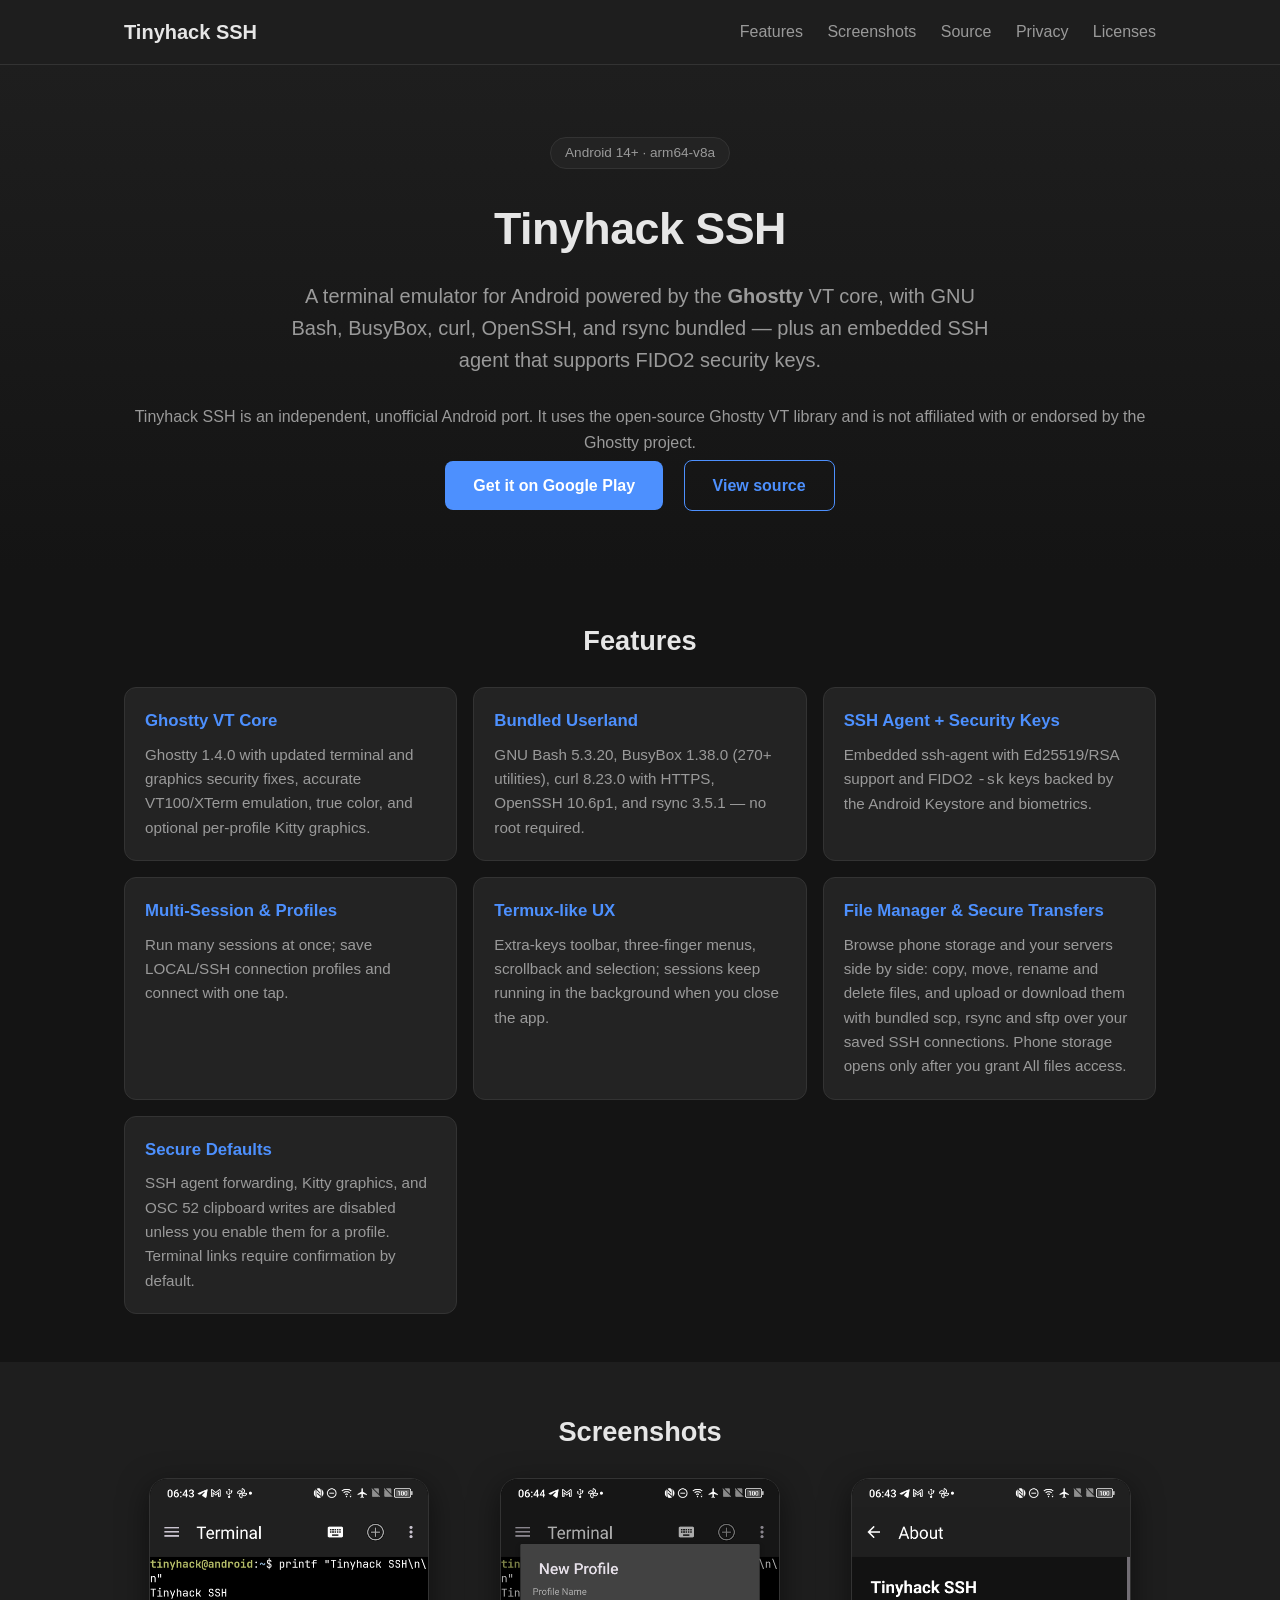
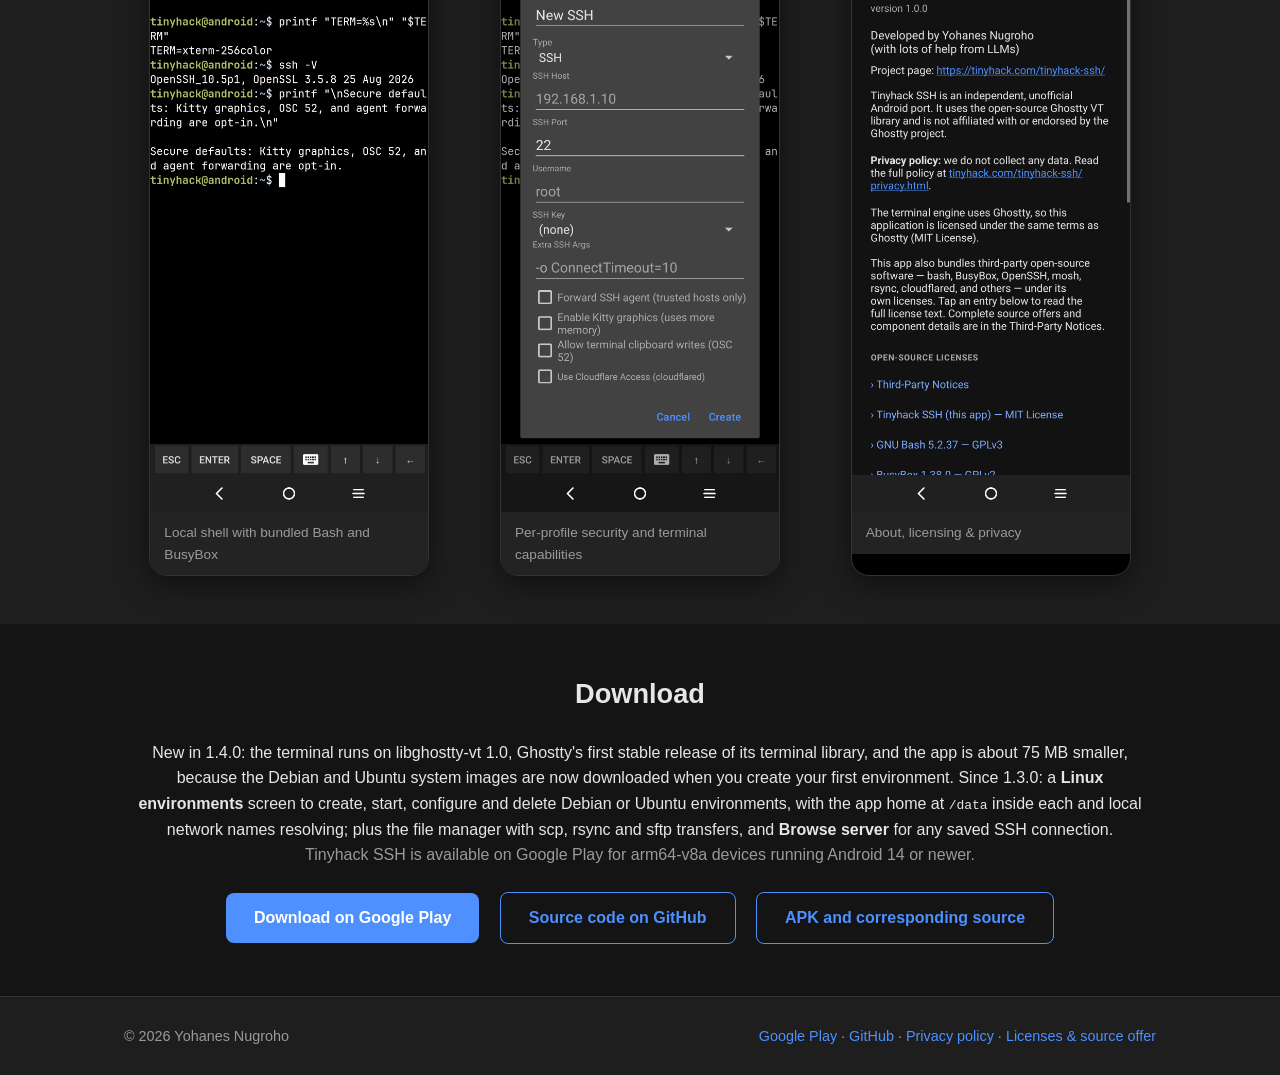
<file: website/index.html>
<!DOCTYPE html>
<html lang="en">
<head>
<meta charset="utf-8">
<meta name="viewport" content="width=device-width, initial-scale=1">
<title>Tinyhack SSH — Terminal emulator for Android with Ghostty core</title>
<meta name="description" content="Tinyhack SSH is a high-performance Android terminal emulator powered by the Ghostty VT core, with an embedded GNU/BSD userland, curl, OpenSSH suite, SSH agent, rsync, and a Termux-like touch UX.">
<link rel="stylesheet" href="style.css">
</head>
<body>

<header>
  <div class="container">
    <span class="brand">Tinyhack SSH</span>
    <nav>
      <a href="#features">Features</a>
      <a href="#screenshots">Screenshots</a>
      <a href="https://github.com/yohanes/tinyhack-ssh">Source</a>
      <a href="privacy.html">Privacy</a>
      <a href="third-party-notices.txt">Licenses</a>
    </nav>
  </div>
</header>

<section class="hero">
  <div class="container">
    <div class="badge">Android 14+ &middot; arm64-v8a</div>
    <h1>Tinyhack SSH</h1>
    <p class="tagline">A terminal emulator for Android powered by the <strong>Ghostty</strong> VT&nbsp;core, with GNU Bash, BusyBox, curl, OpenSSH, and rsync bundled — plus an embedded SSH agent that supports FIDO2 security keys.</p>
    <p class="muted">Tinyhack SSH is an independent, unofficial Android port. It uses the open-source Ghostty VT library and is not affiliated with or endorsed by the Ghostty project.</p>
    <a class="btn" href="https://play.google.com/store/apps/details?id=com.tinyhack.ssh">Get it on Google Play</a>
    <a class="btn secondary" href="https://github.com/yohanes/tinyhack-ssh">View source</a>
  </div>
</section>

<section id="features">
  <div class="container">
    <h2>Features</h2>
    <div class="features">
      <div class="feature"><h3>Ghostty VT Core</h3><p>Ghostty 1.4.0 with updated terminal and graphics security fixes, accurate VT100/XTerm emulation, true color, and optional per-profile Kitty graphics.</p></div>
      <div class="feature"><h3>Bundled Userland</h3><p>GNU Bash 5.3.20, BusyBox 1.38.0 (270+ utilities), curl 8.23.0 with HTTPS, OpenSSH 10.6p1, and rsync 3.5.1 — no root required.</p></div>
      <div class="feature"><h3>SSH Agent + Security Keys</h3><p>Embedded ssh-agent with Ed25519/RSA support and FIDO2 <code>-sk</code> keys backed by the Android Keystore and biometrics.</p></div>
      <div class="feature"><h3>Multi-Session &amp; Profiles</h3><p>Run many sessions at once; save LOCAL/SSH connection profiles and connect with one tap.</p></div>
      <div class="feature"><h3>Termux-like UX</h3><p>Extra-keys toolbar, three-finger menus, scrollback and selection; sessions keep running in the background when you close the app.</p></div>
      <div class="feature"><h3>File Manager &amp; Secure Transfers</h3><p>Browse phone storage and your servers side by side: copy, move, rename and delete files, and upload or download them with bundled scp, rsync and sftp over your saved SSH connections. Phone storage opens only after you grant All files access.</p></div>
      <div class="feature"><h3>Secure Defaults</h3><p>SSH agent forwarding, Kitty graphics, and OSC 52 clipboard writes are disabled unless you enable them for a profile. Terminal links require confirmation by default.</p></div>
    </div>
  </div>
</section>

<section id="screenshots" style="background: var(--bg-alt);">
  <div class="container">
    <h2>Screenshots</h2>
    <div class="screenshots">
      <figure class="shot">
        <img src="screenshots/terminal.png" alt="Tinyhack SSH terminal running commands in a local bash session">
        <figcaption>Local shell with bundled Bash and BusyBox</figcaption>
      </figure>
      <figure class="shot">
        <img src="screenshots/drawer.png" alt="New SSH profile dialog with agent forwarding, Kitty graphics, and OSC 52 options disabled">
        <figcaption>Per-profile security and terminal capabilities</figcaption>
      </figure>
      <figure class="shot">
        <img src="screenshots/about.png" alt="About dialog showing developer, license, and privacy information">
        <figcaption>About, licensing &amp; privacy</figcaption>
      </figure>
    </div>
  </div>
</section>

<section id="download">
  <div class="container" style="text-align:center;">
    <h2>Download</h2>
    <p>New in 1.4.0: the terminal runs on libghostty-vt 1.0, Ghostty's first stable release of its terminal library, and the app is about 75 MB smaller, because the Debian and Ubuntu system images are now downloaded when you create your first environment. Since 1.3.0: a <strong>Linux environments</strong> screen to create, start, configure and delete Debian or Ubuntu environments, with the app home at <code>/data</code> inside each and local network names resolving; plus the file manager with scp, rsync and sftp transfers, and <strong>Browse server</strong> for any saved SSH connection.</p>
    <p style="color:var(--muted); margin-bottom:20px;">Tinyhack SSH is available on Google Play for arm64-v8a devices running Android 14 or newer.</p>
    <a class="btn" href="https://play.google.com/store/apps/details?id=com.tinyhack.ssh">Download on Google Play</a>
    <a class="btn secondary" href="https://github.com/yohanes/tinyhack-ssh">Source code on GitHub</a>
    <a class="btn secondary" href="https://github.com/yohanes/tinyhack-ssh/releases/tag/v1.4.0">APK and corresponding source</a>
  </div>
</section>

<footer>
  <div class="container">
    <span>&copy; 2026 Yohanes Nugroho</span>
    <span><a href="https://play.google.com/store/apps/details?id=com.tinyhack.ssh">Google Play</a> &middot; <a href="https://github.com/yohanes/tinyhack-ssh">GitHub</a> &middot; <a href="https://tinyhack.com/tinyhack-ssh/privacy.html">Privacy policy</a> &middot; <a href="third-party-notices.txt">Licenses &amp; source offer</a></span>
  </div>
</footer>

</body>
</html>
</file>
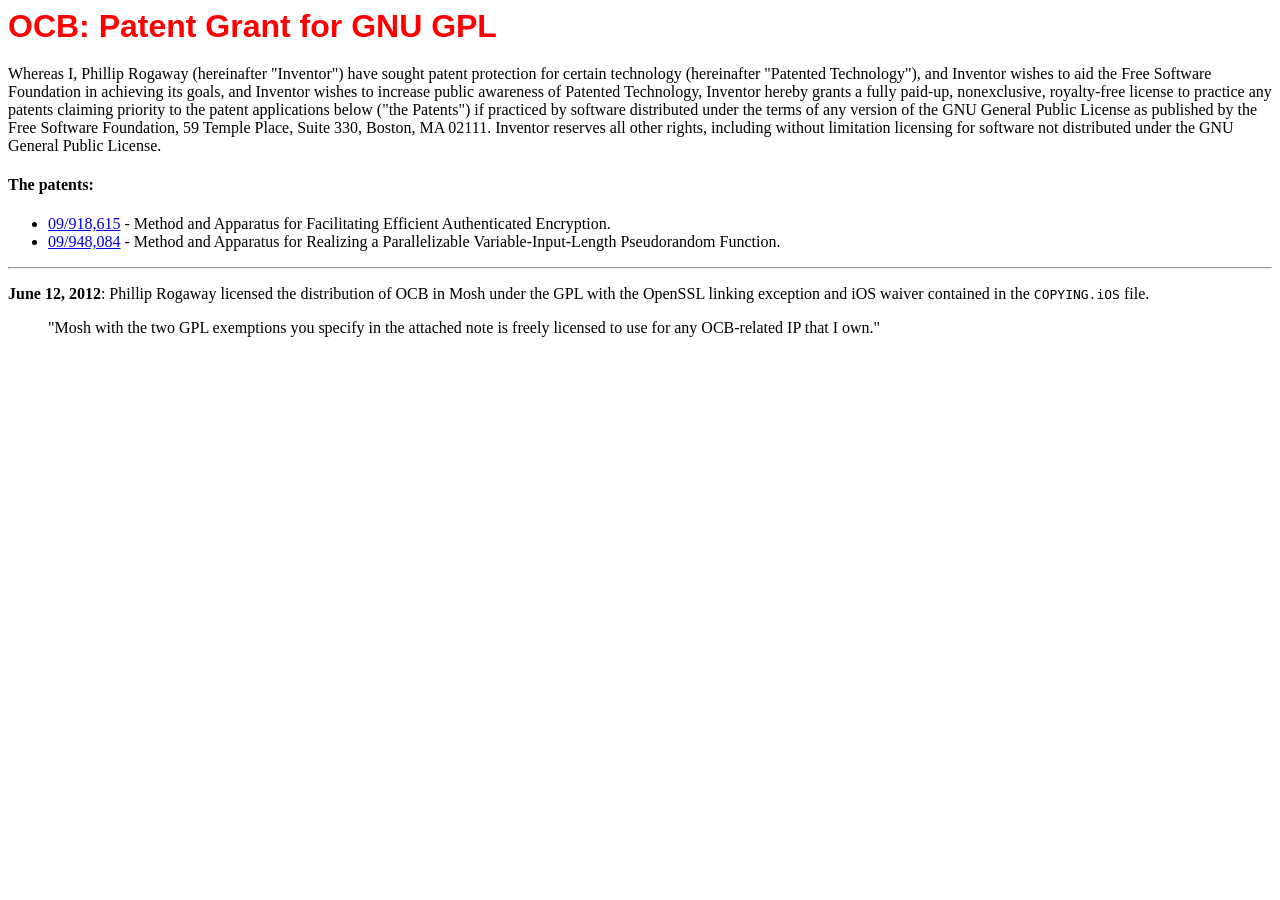
<file: mosh/ocb-license.html>
<TITLE>OCB - An Authenticated-Encryption Scheme - GPL Patent Grant - Rogaway</TITLE>

<body bgcolor="#FFFFFF">
<H2><a name="ocb-grant"> <font face="Arial, Helvetica, sans-serif" size="6" color="#FF0000">OCB: 
  Patent Grant for GNU GPL</font> </a> </H2>

Whereas I, Phillip Rogaway (hereinafter "Inventor") have sought 
patent protection for certain technology 
(hereinafter "Patented Technology"), 
and Inventor wishes to aid the Free Software Foundation in achieving its goals, 
and Inventor wishes to increase public awareness of Patented Technology, 
Inventor hereby grants a fully paid-up, nonexclusive, 
royalty-free license to 
practice any patents claiming priority to the 
patent applications below ("the Patents") 
if practiced by
software distributed 
under the terms of any version of 
the GNU General Public License as published by the Free Software Foundation, 
59 Temple Place, Suite 330, Boston, MA 02111. 
Inventor reserves all other rights, including without limitation
licensing for software not distributed under the GNU General Public License. 

<h4>The patents:</h4>


<ul>
<li> <a href="http://appft1.uspto.gov/netacgi/nph-Parser?Sect1=PTO2&amp;Sect2=HITOFF&amp;p=1&amp;u=%2Fnetahtml%2FPTO%2Fsearch-bool.html&amp;r=2&amp;f=G&amp;l=50&amp;co1=AND&amp;d=PG01&amp;s1=rogaway.IN.&amp;OS=IN/rogaway&amp;RS=IN/rogaway">
09/918,615</a>  -
Method and Apparatus for Facilitating Efficient Authenticated Encryption.

<li> <a href="http://appft1.uspto.gov/netacgi/nph-Parser?Sect1=PTO2&amp;Sect2=HITOFF&amp;p=1&amp;u=%2Fnetahtml%2FPTO%2Fsearch-bool.html&amp;r=3&amp;f=G&amp;l=50&amp;co1=AND&amp;d=PG01&amp;s1=rogaway.IN.&amp;OS=IN/rogaway&amp;RS=IN/rogaway">
09/948,084</a> - 
Method and Apparatus for Realizing a Parallelizable Variable-Input-Length 
Pseudorandom Function. 
</ul>

<hr>

<p><b>June 12, 2012</b>: Phillip Rogaway licensed the distribution of OCB
in Mosh under the GPL with the OpenSSL linking exception and iOS
waiver contained in the <code>COPYING.iOS</code> file.</p>

<blockquote>
  "Mosh with the two GPL exemptions you specify in the attached note
  is freely licensed to use for any OCB-related IP that I own."
</blockquote>
</file>
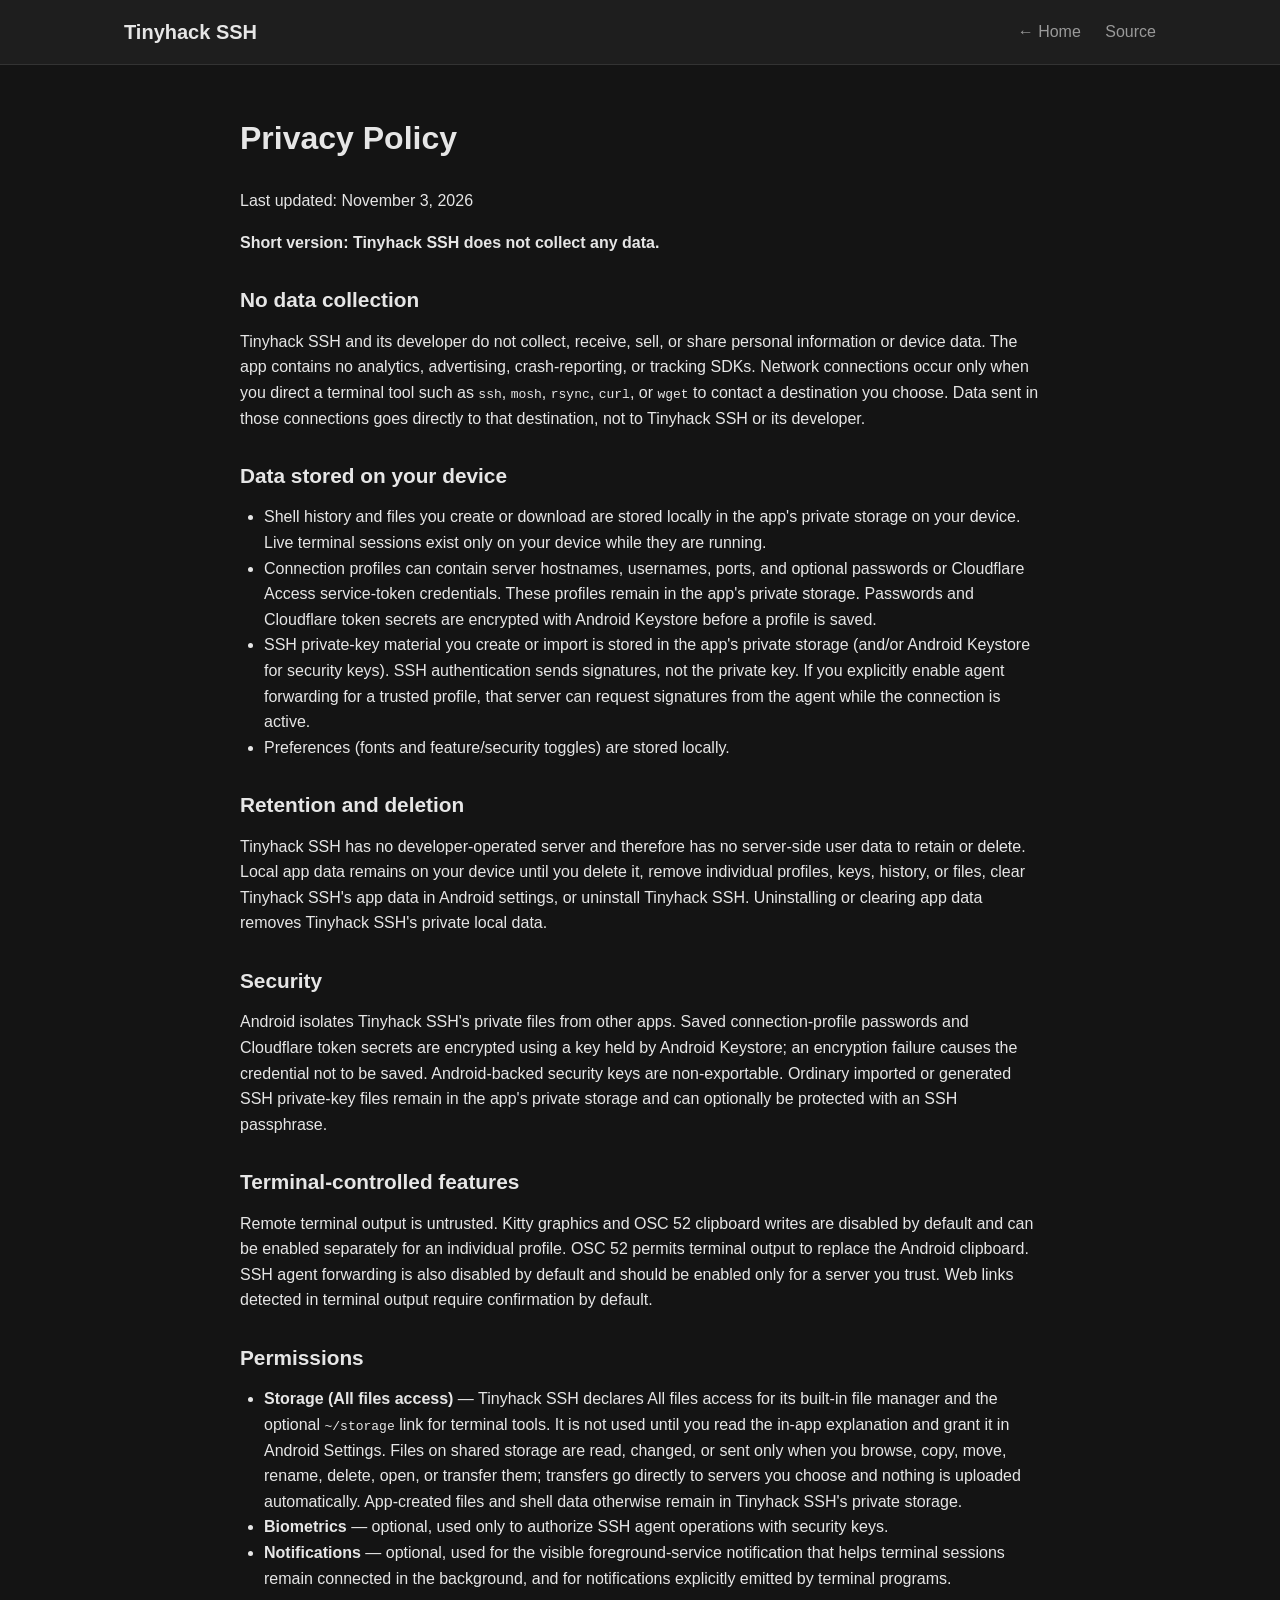
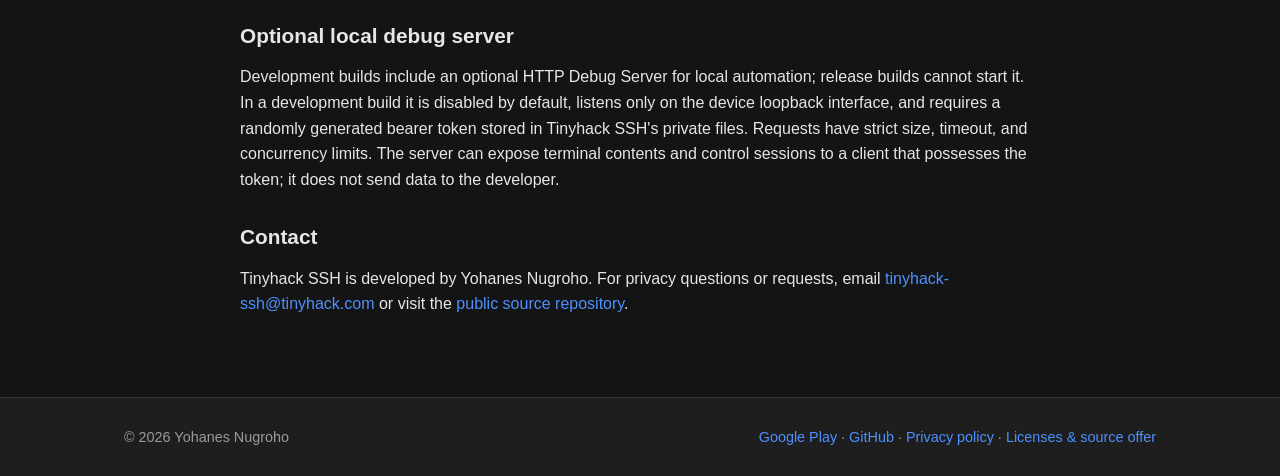
<file: website/privacy.html>
<!DOCTYPE html>
<html lang="en">
<head>
<meta charset="utf-8">
<meta name="viewport" content="width=device-width, initial-scale=1">
<title>Privacy Policy — Tinyhack SSH</title>
<meta name="description" content="Privacy policy for the Tinyhack SSH terminal emulator for Android.">
<link rel="stylesheet" href="style.css">
</head>
<body>

<header>
  <div class="container">
    <span class="brand">Tinyhack SSH</span>
    <nav>
      <a href="index.html">&larr; Home</a>
      <a href="https://github.com/yohanes/tinyhack-ssh">Source</a>
    </nav>
  </div>
</header>

<div class="container page">
  <h1>Privacy Policy</h1>
  <p class="muted">Last updated: November 3, 2026</p>

  <p><strong>Short version: Tinyhack SSH does not collect any data.</strong></p>

  <h2>No data collection</h2>
  <p>Tinyhack SSH and its developer do not collect, receive, sell, or share personal information or device data. The app contains no analytics, advertising, crash-reporting, or tracking SDKs. Network connections occur only when you direct a terminal tool such as <code>ssh</code>, <code>mosh</code>, <code>rsync</code>, <code>curl</code>, or <code>wget</code> to contact a destination you choose. Data sent in those connections goes directly to that destination, not to Tinyhack SSH or its developer.</p>

  <h2>Data stored on your device</h2>
  <ul>
    <li>Shell history and files you create or download are stored locally in the app's private storage on your device. Live terminal sessions exist only on your device while they are running.</li>
    <li>Connection profiles can contain server hostnames, usernames, ports, and optional passwords or Cloudflare Access service-token credentials. These profiles remain in the app's private storage. Passwords and Cloudflare token secrets are encrypted with Android Keystore before a profile is saved.</li>
    <li>SSH private-key material you create or import is stored in the app's private storage (and/or Android Keystore for security keys). SSH authentication sends signatures, not the private key. If you explicitly enable agent forwarding for a trusted profile, that server can request signatures from the agent while the connection is active.</li>
    <li>Preferences (fonts and feature/security toggles) are stored locally.</li>
  </ul>

  <h2>Retention and deletion</h2>
  <p>Tinyhack SSH has no developer-operated server and therefore has no server-side user data to retain or delete. Local app data remains on your device until you delete it, remove individual profiles, keys, history, or files, clear Tinyhack SSH's app data in Android settings, or uninstall Tinyhack SSH. Uninstalling or clearing app data removes Tinyhack SSH's private local data.</p>

  <h2>Security</h2>
  <p>Android isolates Tinyhack SSH's private files from other apps. Saved connection-profile passwords and Cloudflare token secrets are encrypted using a key held by Android Keystore; an encryption failure causes the credential not to be saved. Android-backed security keys are non-exportable. Ordinary imported or generated SSH private-key files remain in the app's private storage and can optionally be protected with an SSH passphrase.</p>

  <h2>Terminal-controlled features</h2>
  <p>Remote terminal output is untrusted. Kitty graphics and OSC 52 clipboard writes are disabled by default and can be enabled separately for an individual profile. OSC 52 permits terminal output to replace the Android clipboard. SSH agent forwarding is also disabled by default and should be enabled only for a server you trust. Web links detected in terminal output require confirmation by default.</p>

  <h2>Permissions</h2>
  <ul>
    <li><strong>Storage (All files access)</strong> — Tinyhack SSH declares All files access for its built-in file manager and the optional <code>~/storage</code> link for terminal tools. It is not used until you read the in-app explanation and grant it in Android Settings. Files on shared storage are read, changed, or sent only when you browse, copy, move, rename, delete, open, or transfer them; transfers go directly to servers you choose and nothing is uploaded automatically. App-created files and shell data otherwise remain in Tinyhack SSH's private storage.</li>
    <li><strong>Biometrics</strong> — optional, used only to authorize SSH agent operations with security keys.</li>
    <li><strong>Notifications</strong> — optional, used for the visible foreground-service notification that helps terminal sessions remain connected in the background, and for notifications explicitly emitted by terminal programs.</li>
  </ul>

  <h2>Optional local debug server</h2>
  <p>Development builds include an optional HTTP Debug Server for local automation; release builds cannot start it. In a development build it is disabled by default, listens only on the device loopback interface, and requires a randomly generated bearer token stored in Tinyhack SSH's private files. Requests have strict size, timeout, and concurrency limits. The server can expose terminal contents and control sessions to a client that possesses the token; it does not send data to the developer.</p>

  <h2>Contact</h2>
  <p>Tinyhack SSH is developed by Yohanes Nugroho. For privacy questions or requests, email <a href="mailto:tinyhack-ssh@tinyhack.com">tinyhack-ssh@tinyhack.com</a> or visit the <a href="https://github.com/yohanes/tinyhack-ssh">public source repository</a>.</p>
</div>

<footer>
  <div class="container">
    <span>&copy; 2026 Yohanes Nugroho</span>
    <span><a href="https://play.google.com/store/apps/details?id=com.tinyhack.ssh">Google Play</a> &middot; <a href="https://github.com/yohanes/tinyhack-ssh">GitHub</a> &middot; <a href="https://tinyhack.com/tinyhack-ssh/privacy.html">Privacy policy</a> &middot; <a href="third-party-notices.txt">Licenses &amp; source offer</a></span>
  </div>
</footer>

</body>
</html>
</file>
<file: website/style.css>
:root {
  --bg: #141414;
  --bg-alt: #1e1e1e;
  --card: #232323;
  --text: #e6e6e6;
  --muted: #9a9a9a;
  --accent: #4d90fe;
  --border: #333;
}

* { box-sizing: border-box; margin: 0; padding: 0; }

body {
  background: var(--bg);
  color: var(--text);
  font-family: -apple-system, BlinkMacSystemFont, "Segoe UI", Roboto, Helvetica, Arial, sans-serif;
  line-height: 1.6;
}

a { color: var(--accent); text-decoration: none; }
a:hover { text-decoration: underline; }

.container { max-width: 1080px; margin: 0 auto; padding: 0 24px; }

header {
  background: var(--bg-alt);
  border-bottom: 1px solid var(--border);
  padding: 16px 0;
  position: sticky;
  top: 0;
  z-index: 10;
}
header .container { display: flex; align-items: center; justify-content: space-between; }
.brand { font-size: 1.25rem; font-weight: 700; color: var(--text); }
nav a { margin-left: 20px; color: var(--muted); }
nav a:hover { color: var(--text); text-decoration: none; }

.hero {
  padding: 72px 0 56px;
  text-align: center;
  background: linear-gradient(180deg, var(--bg-alt) 0%, var(--bg) 100%);
}
.hero h1 { font-size: 2.8rem; letter-spacing: -0.5px; }
.hero .tagline { font-size: 1.25rem; color: var(--muted); margin: 16px auto 28px; max-width: 720px; }
.btn {
  display: inline-block;
  background: var(--accent);
  color: #fff;
  padding: 12px 28px;
  border-radius: 8px;
  font-weight: 600;
  margin: 4px 8px;
}
.btn:hover { filter: brightness(1.1); text-decoration: none; }
.btn.secondary { background: transparent; border: 1px solid var(--accent); color: var(--accent); }
.btn.disabled { background: #3a3a3a; color: var(--muted); cursor: not-allowed; }
.badge {
  display: inline-block;
  background: var(--card);
  border: 1px solid var(--border);
  color: var(--muted);
  border-radius: 999px;
  padding: 4px 14px;
  font-size: 0.85rem;
  margin-bottom: 24px;
}

section { padding: 48px 0; }
section h2 { font-size: 1.7rem; margin-bottom: 24px; text-align: center; }

.features {
  display: grid;
  grid-template-columns: repeat(auto-fit, minmax(300px, 1fr));
  gap: 16px;
}
.feature {
  background: var(--card);
  border: 1px solid var(--border);
  border-radius: 12px;
  padding: 20px;
}
.feature h3 { font-size: 1.05rem; margin-bottom: 8px; color: var(--accent); }
.feature p { color: var(--muted); font-size: 0.95rem; }

.screenshots {
  display: grid;
  grid-template-columns: repeat(auto-fit, minmax(240px, 1fr));
  gap: 20px;
  justify-items: center;
}
.shot {
  background: #000;
  border: 1px solid var(--border);
  border-radius: 18px;
  overflow: hidden;
  max-width: 280px;
  box-shadow: 0 8px 30px rgba(0, 0, 0, 0.5);
}
.shot img { display: block; width: 100%; height: auto; }
.shot figcaption { padding: 10px 14px; font-size: 0.85rem; color: var(--muted); background: var(--card); }

footer {
  border-top: 1px solid var(--border);
  background: var(--bg-alt);
  padding: 28px 0;
  color: var(--muted);
  font-size: 0.9rem;
}
footer .container { display: flex; flex-wrap: wrap; gap: 12px; justify-content: space-between; }

.page { padding: 48px 0 64px; max-width: 800px; }
.page h1 { margin-bottom: 24px; }
.page h2 { font-size: 1.3rem; margin: 28px 0 12px; text-align: left; }
.page p, .page ul { color: var(--text); margin-bottom: 16px; }
.page ul { padding-left: 24px; }
.muted { color: var(--muted); }
</file>
